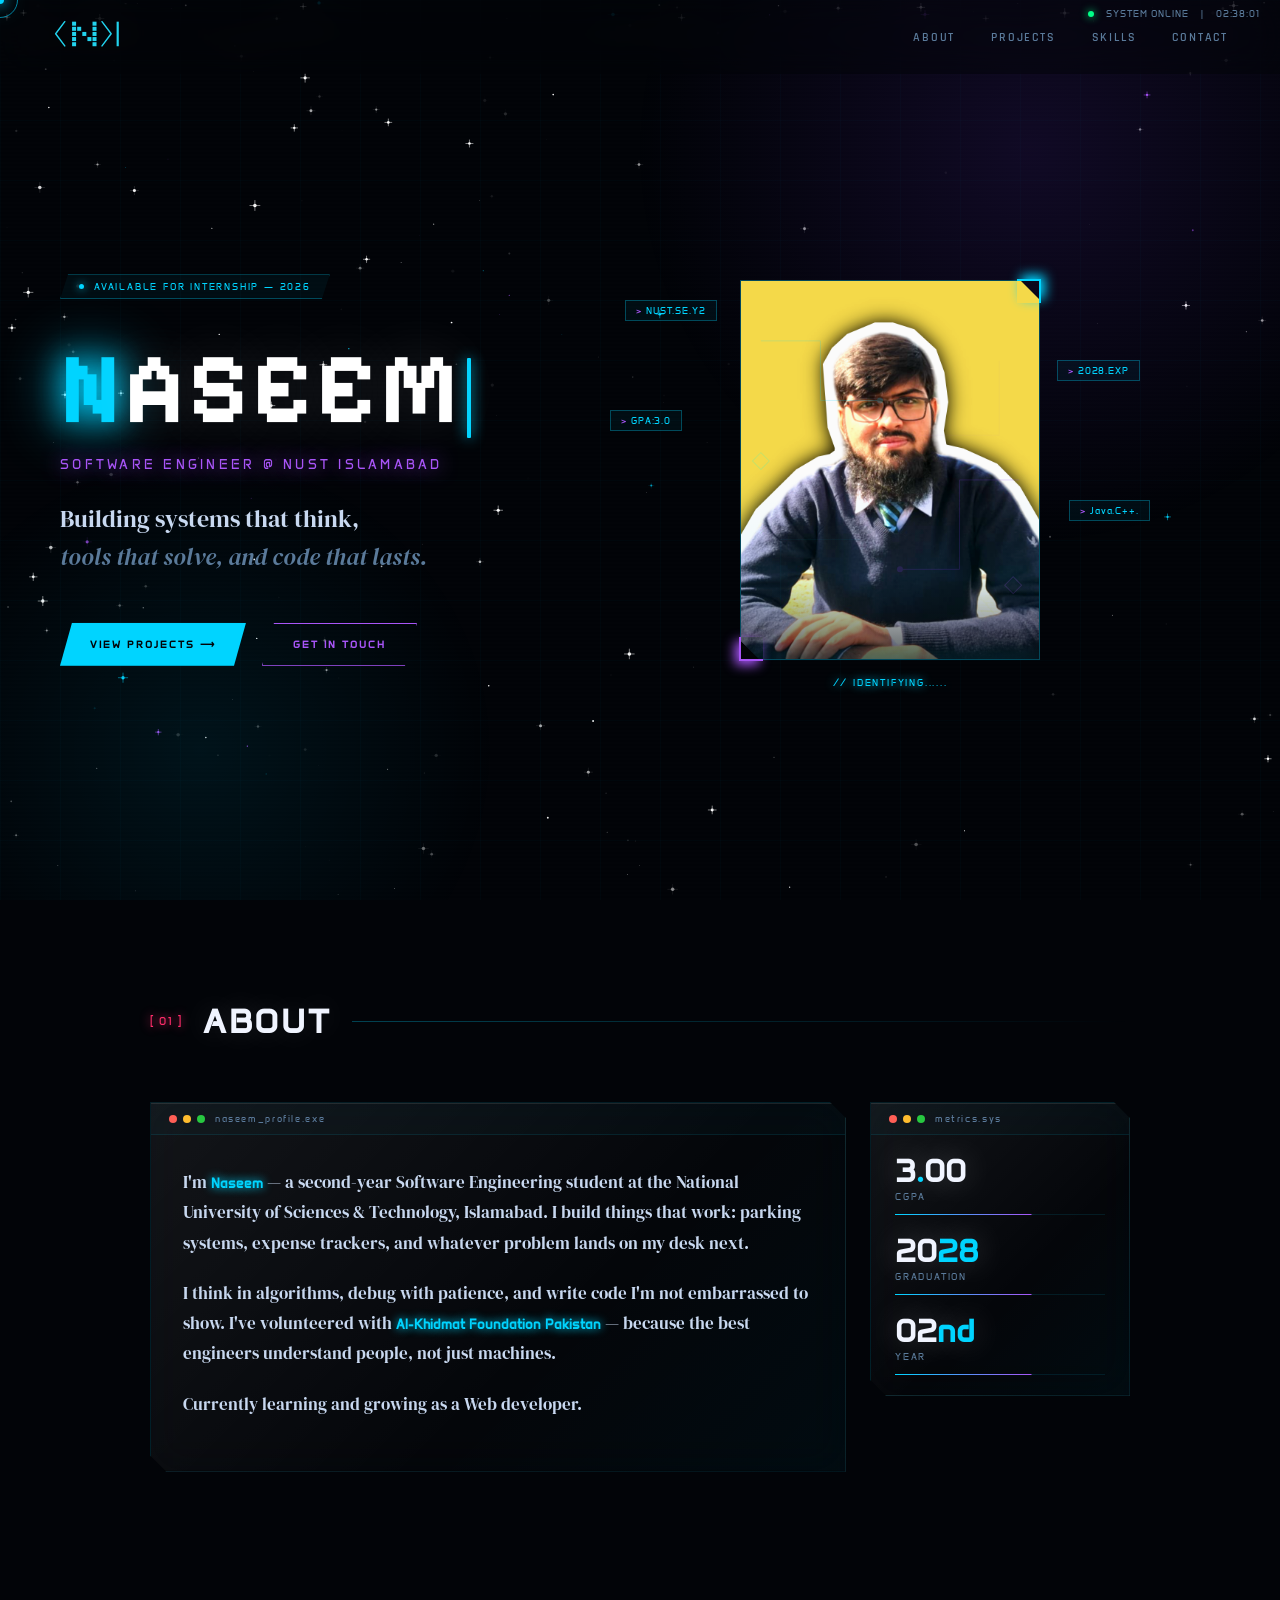
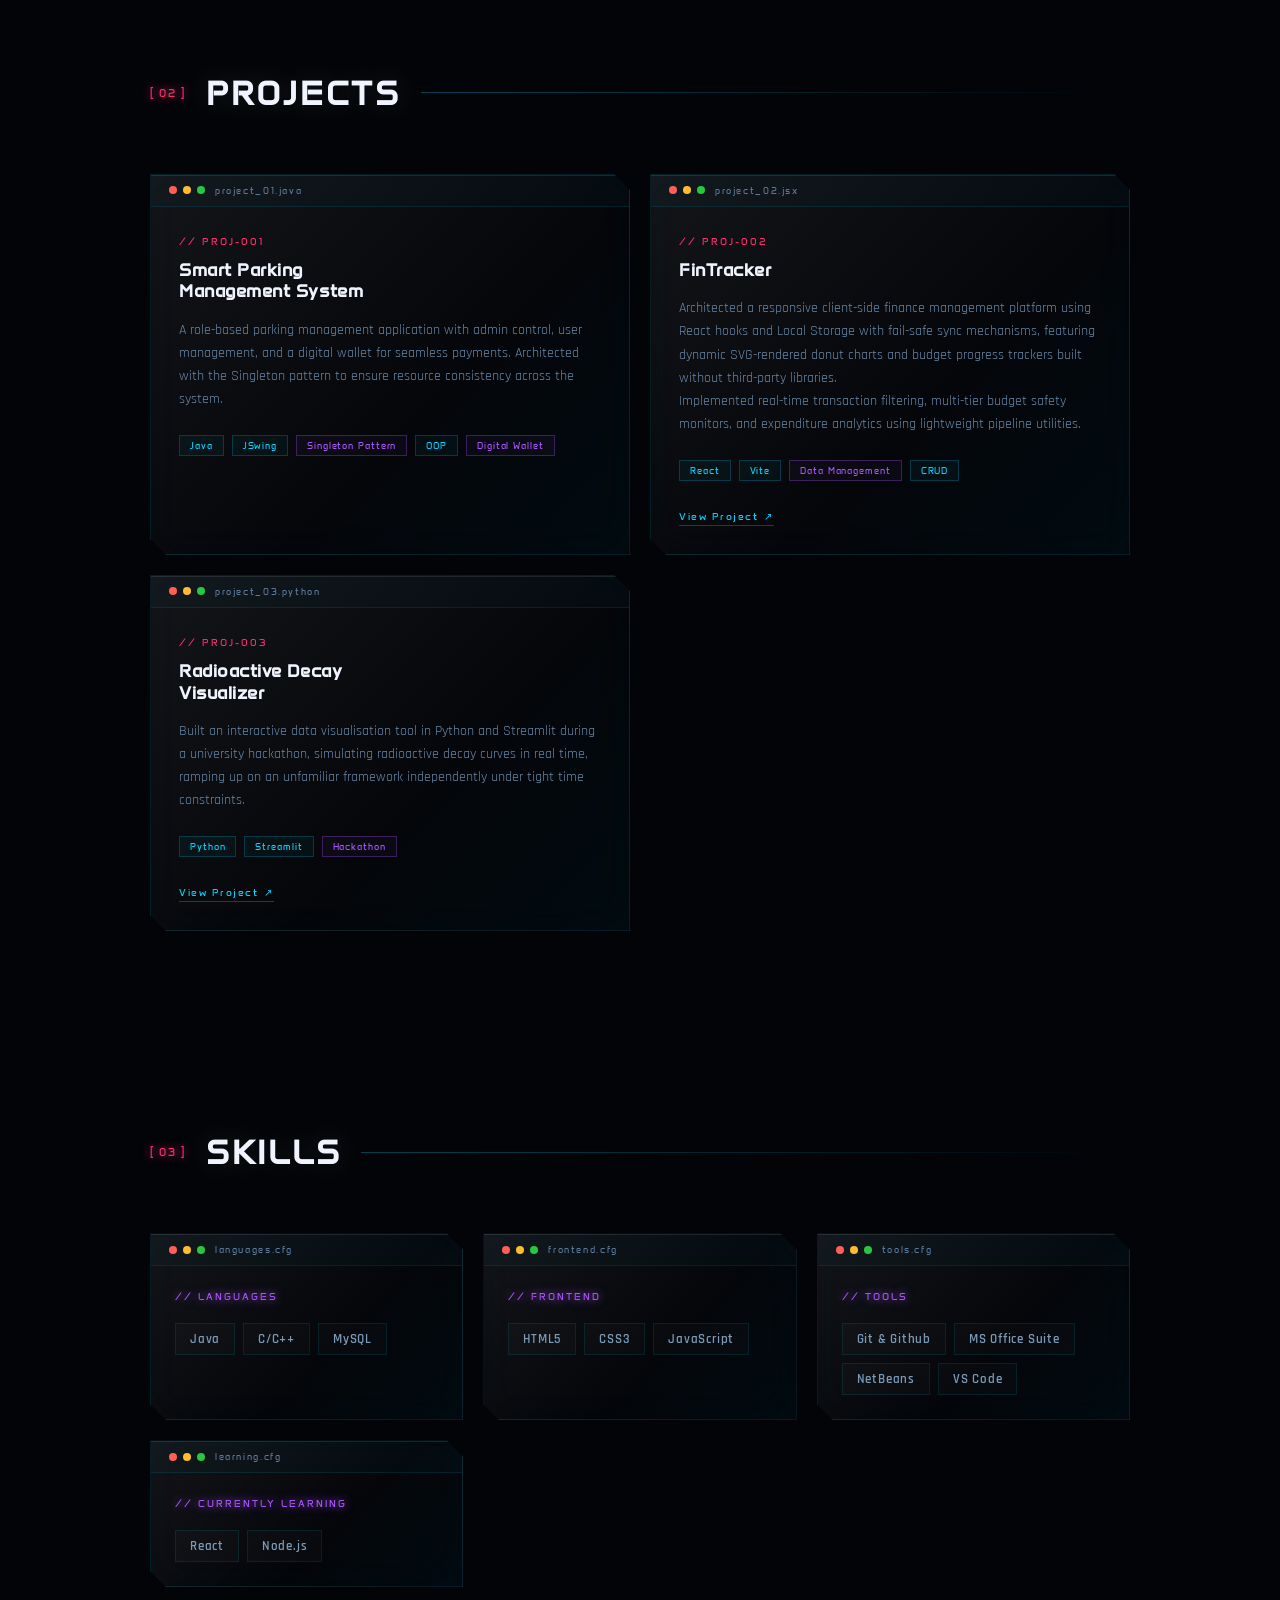
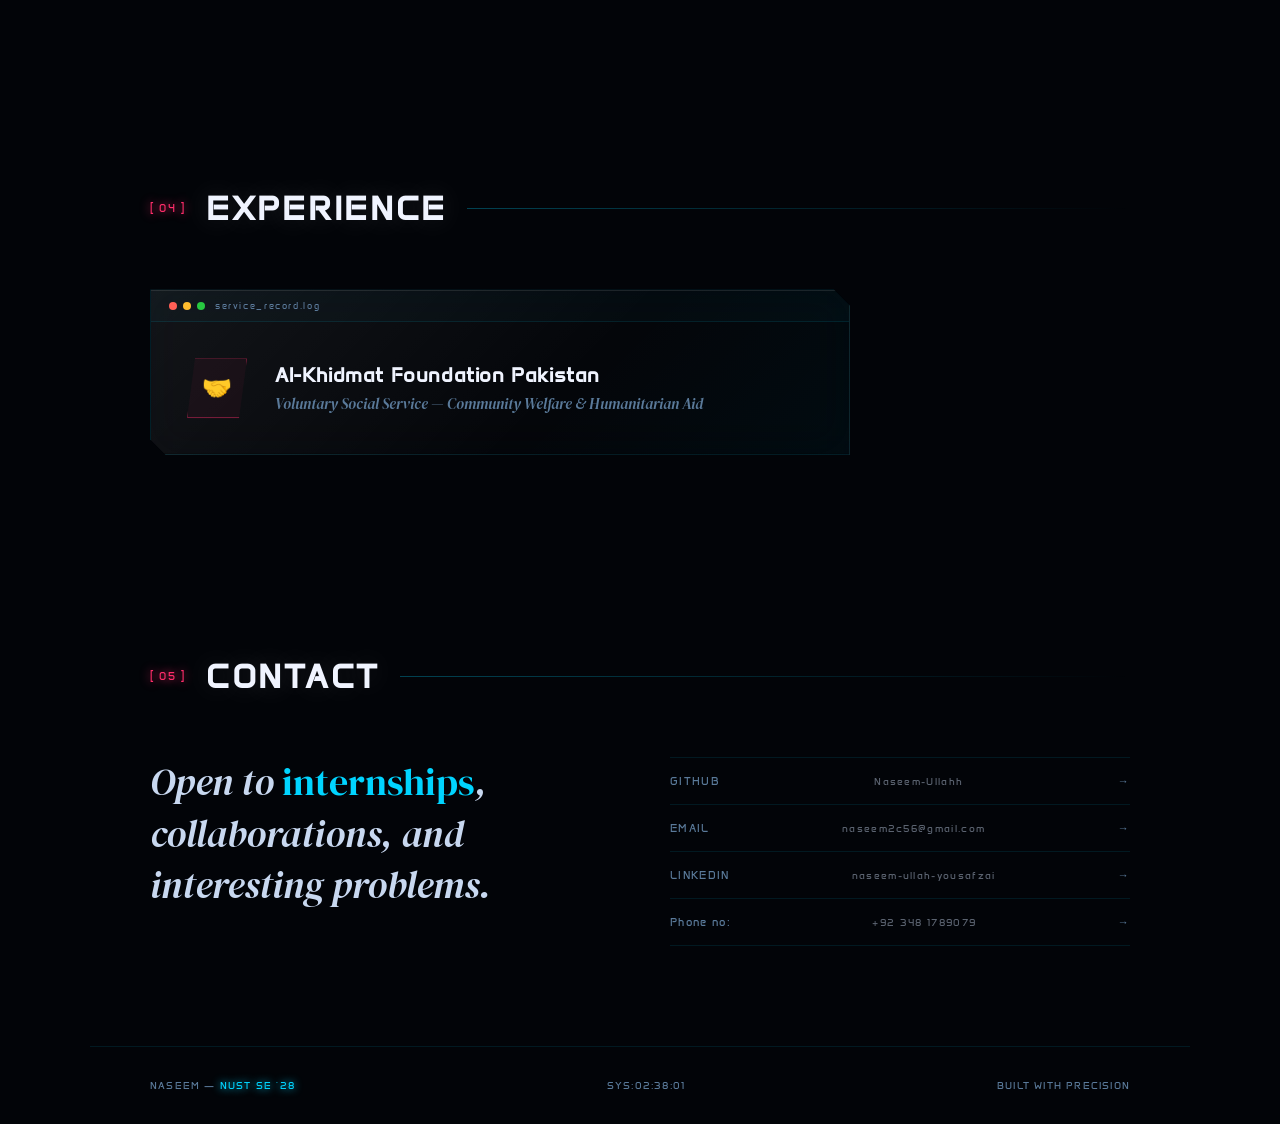
<file: index.html>
<!DOCTYPE html>
<html lang="en">
<head>
    <meta charset="UTF-8">
    <meta name="viewport" content="width=device-width, initial-scale=1.0">
    <title>NASEEM — SE@NUST</title>
    
    <link rel="preconnect" href="https://fonts.googleapis.com">
    <link rel="preconnect" href="https://fonts.gstatic.com" crossorigin>
    <link href="https://fonts.googleapis.com/css2?family=Anta&family=Goldman:wght@400;700&family=Megrim&family=Pixelify+Sans:wght@400..700&family=Rubik+Broken+Fax&family=Rubik+Doodle+Triangles&display=swap" rel="stylesheet">

    <link href="https://fonts.googleapis.com/css2?family=DM+Serif+Display&family=Pixelify+Sans:wght@400..700&family=Rajdhani:wght@300;400;500;600;700&family=Rubik+Doodle+Triangles&display=swap" rel="stylesheet">
    <link rel="stylesheet" href="style.css">
    <link rel="icon" type="image/svg+xml" href="/favicon-icon.svg">
</head>
<body>
    <!--______________________________HEADER SECTION_________________________-->
    <header>
        <div id="cur-dot"></div>
        <div id="cur-ring"></div>
        <canvas id="starfield"></canvas>
        <div class="grid-overlay"></div>
        <div class="scanlines"></div>

        <div class="status-bar">
            <div class="status-dot"></div>
            <span>SYSTEM ONLINE</span>
            <span>|</span>
            <span id="clock">00:00:00</span>
        </div>

        <nav id="navbar">
            <a href="#hero" class="nav-logo" ><img src="/nav-logo.svg" alt="<-NsM->" height="33px"></a>
            <ul class="nav-links">
                <li><a href="#about">About</a></li>
                <li><a href="#projects">Projects</a></li>
                <li><a href="#skills">Skills</a></li>
                <li><a href="#contact">Contact</a></li>
                
            </ul>
        </nav>
    </header>

     <!--___________________________MAIN SECTION______________________________-->
    <main>
        <!--=============== (HERO SECTION) =================-->
        <section id="hero">
            <div class="hero-bg-glow"></div>
            <div class="hero-bg-glow2"></div>
            <div class="hero-content">
                <div class="hero-badge"><div class="badge-dot"></div>AVAILABLE FOR INTERNSHIP — 2026</div>
                <h1 class="hero-name" id="hero-name" aria-label="NASEEM"></h1>
                <p class="hero-sub">SOFTWARE ENGINEER @ NUST ISLAMABAD</p>
                <p class="hero-tagline"><em>Building systems that think,</em><br>tools that solve, and code that lasts.</p>
                <div class="hero-cta">
                    <a href="#projects" class="btn-p">View Projects ⟶</a>
                    <a href="#contact" class="btn-o">Get in Touch</a>
                </div>
            </div>
            <div class="hero-visual">
                <div class="avatar-frame">
                    <div class="avatar-holo">
                        <img src="picofme.png" alt="Naseem" class="av-photo"/>
                        <div class="av-overlay"></div>
                        <div class="av-scan"></div>
                        <svg class="circuit-svg" viewBox="0 0 300 380" xmlns="http://www.w3.org/2000/svg">
                            <path d="M20 60 L80 60 L80 120 L140 120" stroke="#00d4ff" stroke-width="1" fill="none"/>
                            <circle cx="140" cy="120" r="3" fill="#00d4ff"/>
                            <path d="M280 200 L220 200 L220 290 L160 290" stroke="#7c3aed" stroke-width="1" fill="none"/>
                            <circle cx="160" cy="290" r="3" fill="#7c3aed"/>
                            <path d="M40 330 L40 260 L120 260" stroke="#00d4ff" stroke-width="0.5" fill="none" opacity="0.4"/>
                            <path d="M260 80 L260 155 L180 155" stroke="#a855f7" stroke-width="0.5" fill="none" opacity="0.4"/>
                            <rect x="14" y="175" width="12" height="12" fill="none" stroke="#00ffea" stroke-width="1" transform="rotate(45 20 181)"/>
                            <rect x="268" y="300" width="12" height="12" fill="none" stroke="#a855f7" stroke-width="1" transform="rotate(45 274 306)"/>
                        </svg>
                    </div>
                    <div class="av-label"> // IDENTIFYING......</div>
                    <div class="ft ft1">NUST.SE.Y2</div>
                    <div class="ft ft2">GPA:3.0</div>
                    <div class="ft ft3">Java.C++.</div>
                
                    <div class="ft ft4">2028.EXP</div>
                </div>
            </div>
        </section>

        <!--=================ABOUT SECTION=====================-->
        <section id="about">
            <div class="sw">
                <div class="sec-hdr reveal"><span class="sec-num">[ 01 ]</span><h2 class="sec-title">ABOUT</h2><div class="sec-line"></div></div>
                <div class="about-grid">
                    <div class="fp reveal">
                        <div class="ptbar"><div class="pdots"><div class="pd r"></div><div class="pd y"></div><div class="pd g"></div></div><span class="ptitle">naseem_profile.exe</span></div>
                        <div class="about-text">
                            <p>I'm <strong>Naseem</strong> — a second-year Software Engineering student at the National University of Sciences & Technology, Islamabad. I build things that work: parking systems, expense trackers, and whatever problem lands on my desk next.</p>
                            <p>I think in algorithms, debug with patience, and write code I'm not embarrassed to show. I've volunteered with <strong>Al-Khidmat Foundation Pakistan</strong> — because the best engineers understand people, not just machines.</p>
                            <p>Currently learning and growing as a Web developer.</p>
                        </div>
                    </div>
                    <div class="about-right">
                        <div class="fp reveal">
                            <div class="ptbar"><div class="pdots"><div class="pd r"></div><div class="pd y"></div><div class="pd g"></div></div><span class="ptitle">metrics.sys</span></div>
                            <div class="stat-body">
                                <div><div class="sval">3<span class="hi">.</span>00</div><div class="slbl">CGPA</div><div class="sbar"></div></div>
                                <div><div class="sval">20<span class="hi">28</span></div><div class="slbl">GRADUATION</div><div class="sbar"></div></div>
                                <div><div class="sval">02<span class="hi">nd</span></div><div class="slbl">YEAR</div><div class="sbar"></div></div>
                            </div>
                        </div>
                    </div>
                </div>
            </div>
        </section>
        <!--=================PROJECT SECTION==================-->
        <section id="projects">
            <div class="sw">
                <div class="sec-hdr reveal"><span class="sec-num">[ 02 ]</span><h2 class="sec-title">PROJECTS</h2><div class="sec-line"></div></div>
                <div class="proj-grid">

                    <div class="fp reveal">
                        <div class="ptbar"><div class="pdots"><div class="pd r"></div><div class="pd y"></div><div class="pd g"></div></div><span class="ptitle">project_01.java</span></div>
                        <div class="proj-body">
                            <div class="proj-num">// PROJ-001</div>
                            <div class="proj-name">Smart Parking<br>Management System</div>
                            <p class="proj-desc">A role-based parking management application with admin control, user management, and a digital wallet for seamless payments. Architected with the Singleton pattern to ensure resource consistency across the system.</p>
                            <div class="ptags"><span class="ptag">Java</span><span class="ptag">JSwing</span><span class="ptag v">Singleton Pattern</span><span class="ptag">OOP</span><span class="ptag v">Digital Wallet</span></div>
                            <!-- <a href="https://github.com/naseem-ustaaz" target="_blank" class="plink">View Source</a> -->
                        </div>
                    </div>
                    <div class="fp reveal">
                        <div class="ptbar"><div class="pdots"><div class="pd r"></div><div class="pd y"></div><div class="pd g"></div></div><span class="ptitle">project_02.jsx</span></div>
                        <div class="proj-body">
                            <div class="proj-num">// PROJ-002</div>
                            <div class="proj-name">FinTracker</div>
                            <p class="proj-desc"> Architected a responsive client-side finance management platform using React hooks and Local Storage with fail-safe sync mechanisms, featuring dynamic SVG-rendered donut charts and budget progress trackers built without third-party libraries.<br>Implemented real-time transaction filtering, multi-tier budget safety monitors, and expenditure analytics using lightweight pipeline utilities.</p>
                            <div class="ptags"><span class="ptag">React</span><span class="ptag">Vite</span><span class="ptag v">Data Management</span><span class="ptag">CRUD</span></div>
                            <a href="https://fintrack-lac-six.vercel.app/" target="_blank" class="plink">View Project</a>
                        </div>
                    </div>
                    <div class="fp reveal">
                        <div class="ptbar"><div class="pdots"><div class="pd r"></div><div class="pd y"></div><div class="pd g"></div></div><span class="ptitle">project_03.python</span></div>
                        <div class="proj-body">
                            <div class="proj-num">// PROJ-003</div>
                            <div class="proj-name">Radioactive Decay<br>Visualizer</div>
                            <p class="proj-desc">Built an interactive data visualisation tool in Python and Streamlit during a university hackathon, simulating radioactive decay curves in real time, ramping up on an unfamiliar framework independently under tight time constraints.</p>
                            <div class="ptags"><span class="ptag">Python</span><span class="ptag">Streamlit</span><span class="ptag v">Hackathon</span></div>
                            <a href="https://radioactive-decay-visualizer-rgh9bzauojo86crkgqxknb.streamlit.app/#decay-probability-p-0-129449" target="_blank" class="plink">View Project</a>
                        </div>
                    </div>

                </div>
            </div>
        </section>

        <!--===============SKILL SECTION==================-->
        <section id="skills">
            <div class="sw">
                <div class="sec-hdr reveal"><span class="sec-num">[ 03 ]</span><h2 class="sec-title">SKILLS</h2><div class="sec-line"></div></div>
                <div class="skills-grid">
                    <div class="fp reveal">
                        <div class="ptbar"><div class="pdots"><div class="pd r"></div><div class="pd y"></div><div class="pd g"></div></div><span class="ptitle">languages.cfg</span></div>
                        <div class="sk-body"><div class="sk-cat">// LANGUAGES</div><div class="sk-items"><span class="si">Java</span><span class="si">C/C++</span><span class="si">MySQL</span></div></div>
                    </div>
                    <div class="fp reveal">
                        <div class="ptbar"><div class="pdots"><div class="pd r"></div><div class="pd y"></div><div class="pd g"></div></div><span class="ptitle">frontend.cfg</span></div>
                        <div class="sk-body"><div class="sk-cat">// FRONTEND</div><div class="sk-items"><span class="si">HTML5</span><span class="si">CSS3</span><span class="si">JavaScript</span></div></div>
                    </div>
                    <div class="fp reveal">
                        <div class="ptbar"><div class="pdots"><div class="pd r"></div><div class="pd y"></div><div class="pd g"></div></div><span class="ptitle">tools.cfg</span></div>
                        <div class="sk-body"><div class="sk-cat">// TOOLS</div><div class="sk-items"><span class="si">Git & Github</span><span class="si">MS Office Suite</span><span class="si">NetBeans</span><span class="si">VS Code</span></div></div>
                    </div>
                    <div class="fp reveal">
                        <div class="ptbar"><div class="pdots"><div class="pd r"></div><div class="pd y"></div><div class="pd g"></div></div><span class="ptitle">learning.cfg</span></div>
                        <div class="sk-body"><div class="sk-cat">// CURRENTLY LEARNING</div><div class="sk-items"><span class="si">React</span><span class="si">Node.js</span></div></div>
                    </div>

                </div>
            </div>
        </section>

        <!--================VOLUME SECTION=====================-->
        <section id="vol">
            <div class="sw">
                <div class="sec-hdr reveal"><span class="sec-num">[ 04 ]</span><h2 class="sec-title">EXPERIENCE</h2><div class="sec-line"></div></div>
                <div class="fp reveal" style="max-width:700px;">
                    <div class="ptbar"><div class="pdots"><div class="pd r"></div><div class="pd y"></div><div class="pd g"></div></div><span class="ptitle">service_record.log</span></div>
                    <div class="vol-body">
                        <div class="vol-icon">🤝</div>
                        <div><div class="vol-org">Al-Khidmat Foundation Pakistan</div><div class="vol-role">Voluntary Social Service — Community Welfare & Humanitarian Aid</div></div>
                    </div>
                </div>
            </div>
        </section>

        <!--========================= (CONTACT SECTION) =======================-->
        <section id="contact">
            <div class="sw">
                <div class="sec-hdr reveal"><span class="sec-num">[ 05 ]</span><h2 class="sec-title">CONTACT</h2><div class="sec-line"></div></div>
                <div class="contact-grid">
                    <div class="reveal">
                        <p class="contact-hl">Open to <span>internships</span>,<br>collaborations, and<br>interesting problems.</p>
                    </div>
                    <div class="reveal">
                        <a class="ci" href="https://github.com/Naseem-Ullahh" target="_blank"><span>GITHUB</span><span class="cv">Naseem-Ullahh</span><span class="ca">→</span></a>
                        <a class="ci" href="mailto:naseem2c56@gmail.com"><span>EMAIL</span><span class="cv">naseem2c56@gmail.com</span><span class="ca">→</span></a>
                        <a class="ci" href="https://www.linkedin.com/in/naseem-ullah-yousafzai/" target="_blank"><span>LINKEDIN</span><span class="cv">naseem-ullah-yousafzai</span><span class="ca">→</span></a>
                        <a class="ci" href="tel:+923481789079"><span>Phone no: </span><span class="cv">+92 348 1789079</span><span class="ca">→</span></a>
                    </div>
                </div>
            </div>
        </section>
    </main>

    <footer>
        <span>NASEEM — <span class="fa">NUST SE '28</span></span>
        <span id="ftime">SYS:ONLINE</span>
        <span>BUILT WITH PRECISION</span>
    </footer>

    <script src="script.js"></script>
</body>
</html>
</file>
<file: style.css>
:root {
    --black: #020408;
    --deep: #050c14;
    --panel: rgba(6, 16, 28, 0.82);
    --white: #f0f4ff;
    --spark: #ffffff;
    --cyan: #00d4ff;
    --cyan2: #00ffea;
    --violet: #7c3aed;
    --violet2: #a855f7;
    --rose: #ff2d6b;
    --gold: #ffd700;
    --border-glow: rgba(0, 212, 255, 0.3);
    --border-faint: rgba(0, 212, 255, 0.1);
    --text: #c8d8f0;
    --text-dim: #5a7a9a;
    --orb: "Anta", sans-serif;
    --raj: "Rajdhani", sans-serif;
    --serif: "DM Serif Display", serif;
  }
  

  .megrim-regular {
    font-family: "Megrim", system-ui;
    font-weight: 400;
    font-style: normal;
  }
  
   
  *, *::before, *::after {
    margin: 0;
    padding: 0;
    box-sizing: border-box;
  }
  
  html {
    scroll-behavior: smooth;
  }
  
  body {
    background: var(--black);
    color: var(--text);
    font-family: var(--raj);
    overflow-x: hidden;
    cursor: none;
    min-height: 100vh;
  }
  
  ::selection {
    background: var(--cyan);
    color: var(--black);
  }
  
  /* --- CURSOR --- */
  #cur-dot {
    position: fixed;
    z-index: 9999;
    width: 8px;
    height: 8px;
    background: var(--cyan);
    border-radius: 50%;
    pointer-events: none;
    transform: translate(-50%, -50%);
    box-shadow: 0 0 12px var(--cyan), 0 0 24px var(--cyan);
    transition: transform 0.05s;
  }
  
  #cur-ring {
    position: fixed;
    z-index: 9998;
    width: 36px;
    height: 36px;
    border: 1px solid rgba(0, 212, 255, 0.6);
    border-radius: 50%;
    pointer-events: none;
    transform: translate(-50%, -50%);
    transition: all 0.13s ease;
  }
  
  #cur-ring.big {
    width: 60px;
    height: 60px;
    border-color: var(--violet2);
  }
  
  /* --- BACKGROUND FX --- */
  #starfield {
    position: fixed;
    inset: 0;
    z-index: 0;
    pointer-events: none;
  }
  
  .grid-overlay {
    position: fixed;
    inset: 0;
    z-index: 1;
    pointer-events: none;
    background-image: linear-gradient(rgba(0, 212, 255, 0.025) 1px, transparent 1px), 
                      linear-gradient(90deg, rgba(0, 212, 255, 0.025) 1px, transparent 1px);
    background-size: 60px 60px;
  }
  
  .scanlines {
    position: fixed;
    inset: 0;
    z-index: 2;
    pointer-events: none;
    background: repeating-linear-gradient(0deg, transparent, transparent 2px, rgba(0, 0, 0, 0.06) 2px, rgba(0, 0, 0, 0.06) 4px);
  }
  
  /* --- STATUS BAR --- */
  .status-bar {
    position: fixed;
    top: 0;
    right: 0;
    z-index: 501;
    display: flex;
    align-items: center;
    gap: 12px;
    padding: 8px 20px;
    font-family: var(--orb);
    font-size: 9px;
    color: var(--text-dim);
    letter-spacing: 0.1em;
    pointer-events: none;
  }
  
  .status-dot {
    width: 6px;
    height: 6px;
    border-radius: 50%;
    background: #00ff88;
    box-shadow: 0 0 8px #00ff88;
    animation: pulse-g 2s ease-in-out infinite;
  }
  
  @keyframes pulse-g {
    0%, 100% { opacity: 1; }
    50% { opacity: 0.4; }
  }
  
  /* --- NAVIGATION --- */
  nav {
    position: fixed;
    top: 0;
    left: 0;
    right: 0;
    z-index: 500;
    display: flex;
    align-items: center;
    justify-content: space-between;
    padding: 18px 52px;
    background: rgba(2, 4, 8, 0.5);
    backdrop-filter: blur(20px);
    border-bottom: 1px solid transparent;
    transition: all 0.3s;
  }
  
  nav.scrolled {
    padding: 12px 52px;
    border-color: var(--border-faint);
    background: rgba(2, 4, 8, 0.88);
  }
  
  .nav-logo {
    font-family: "Megrim", system-ui;
    font-size: 14px;
    font-weight: 700;
    color: var(--cyan);
    text-decoration: none;
    letter-spacing: 0.2em;
    text-shadow: 0 0 20px var(--cyan);
    cursor: none;
  }
  
  .nav-links {
    display: flex;
    gap: 36px;
    list-style: none;
  }
  
  .nav-links a {
    font-family: var(--raj);
    font-size: 12px;
    font-weight: 600;
    letter-spacing: 0.15em;
    text-transform: uppercase;
    color: var(--text-dim);
    text-decoration: none;
    transition: color 0.2s, text-shadow 0.2s;
    cursor: none;
  }
  
  .nav-links a:hover {
    color: var(--cyan);
    text-shadow: 0 0 16px var(--cyan);
  }
  
  main {
    position: relative;
    z-index: 10;
  }
  
  /* --- HERO SECTION --- */
  #hero {
    min-height: 100vh;
    display: flex;
    align-items: center;
    padding: 100px 60px 60px;
    position: relative;
    overflow: hidden;
    gap: 60px;
  }
  
  .hero-bg-glow {
    position: absolute;
    width: 800px;
    height: 800px;
    border-radius: 50%;
    background: radial-gradient(circle, rgba(124, 58, 237, 0.13) 0%, transparent 70%);
    top: -250px;
    right: -150px;
    pointer-events: none;
    animation: gdrift 8s ease-in-out infinite alternate;
  }
  
  .hero-bg-glow2 {
    position: absolute;
    width: 600px;
    height: 600px;
    border-radius: 50%;
    background: radial-gradient(circle, rgba(0, 212, 255, 0.08) 0%, transparent 70%);
    bottom: -150px;
    left: -100px;
    pointer-events: none;
    animation: gdrift 11s ease-in-out infinite alternate-reverse;
  }
  
  @keyframes gdrift {
    0% { transform: translate(0, 0); }
    100% { transform: translate(30px, -40px); }
  }
  
  .hero-content {
    flex: 1;
    max-width: 620px;
    position: relative;
    z-index: 2;
  }
  
  .hero-badge {
    display: inline-flex;
    align-items: center;
    gap: 10px;
    border: 1px solid var(--border-glow);
    padding: 6px 18px;
    margin-bottom: 40px;
    font-family: var(--orb);
    font-size: 9px;
    letter-spacing: 0.2em;
    color: var(--cyan);
    background: rgba(0, 212, 255, 0.05);
    clip-path: polygon(8px 0%, 100% 0%, calc(100% - 8px) 100%, 0% 100%);
    opacity: 0;
    animation: fadeSlide 0.6s ease 0.3s forwards;
  }
  
  .badge-dot {
    width: 5px;
    height: 5px;
    background: var(--cyan);
    border-radius: 50%;
    box-shadow: 0 0 8px var(--cyan);
    animation: pulse-g 1.5s infinite;
  }
  
  .hero-name {
    font-family: "Pixelify Sans" , system-ui;
    font-size: clamp(56px, 9vw, 100px);
    font-weight: 400px;
    letter-spacing: 0.04em;
    line-height: 1;
    margin-bottom: 18px;
    color: var(--spark);
    text-shadow: 0 0 60px rgba(255, 255, 255, 0.15);
  }
  
  .hero-name .char {
    display: inline-block;
    opacity: 0;
    transform: translateY(70px) rotateX(-90deg);
    animation: charIn 0.55s cubic-bezier(0.16, 1, 0.3, 1) forwards;
  }
  
  @keyframes charIn {
    to { opacity: 1; transform: translateY(0) rotateX(0); }
  }
  
  .hero-name .ac {
    color: var(--cyan);
    text-shadow: 0 0 30px var(--cyan), 0 0 60px var(--cyan);
  }
  
  .blink-cur {
    display: inline-block;
    width: 4px;
    height: 0.8em;
    background: var(--cyan);
    vertical-align: middle;
    margin-left: 5px;
    box-shadow: 0 0 14px var(--cyan);
    border-radius: 1px;
  }
  
  @keyframes blink {
    0%, 100% { opacity: 1; }
    50% { opacity: 0; }
  }
  
  .hero-sub {
    font-family: var(--orb);
    font-size: 13px;
    font-weight: 400;
    letter-spacing: 0.25em;
    color: var(--violet2);
    margin-bottom: 28px;
    text-shadow: 0 0 20px var(--violet2);
    opacity: 0;
    animation: fadeSlide 0.6s ease 1.1s forwards;
  }
  
  .hero-tagline {
    font-family: var(--serif);
    font-style: italic;
    font-size: clamp(17px, 2.2vw, 24px);
    color: var(--text-dim);
    line-height: 1.55;
    margin-bottom: 48px;
    opacity: 0;
    animation: fadeSlide 0.6s ease 1.3s forwards;
  }
  
  .hero-tagline em {
    color: var(--text);
    font-style: normal;
  }
  
  .hero-cta {
    display: flex;
    gap: 16px;
    flex-wrap: wrap;
    opacity: 0;
    animation: fadeSlide 0.6s ease 1.5s forwards;
  }
  
  .btn-p {
    display: inline-flex;
    align-items: center;
    gap: 10px;
    font-family: var(--orb);
    font-size: 10px;
    font-weight: 700;
    letter-spacing: 0.2em;
    text-transform: uppercase;
    text-decoration: none;
    color: var(--black);
    background: var(--cyan);
    padding: 14px 30px;
    clip-path: polygon(12px 0%, 100% 0%, calc(100% - 12px) 100%, 0% 100%);
    transition: box-shadow 0.3s, transform 0.2s;
    cursor: none;
    box-shadow: 0 0 30px rgba(0, 212, 255, 0.4);
  }
  
  .btn-p:hover {
    box-shadow: 0 0 60px rgba(0, 212, 255, 0.7);
    transform: translateY(-2px);
  }
  
  .btn-o {
    display: inline-flex;
    align-items: center;
    gap: 10px;
    font-family: var(--orb);
    font-size: 10px;
    font-weight: 700;
    letter-spacing: 0.2em;
    text-transform: uppercase;
    text-decoration: none;
    color: var(--violet2);
    border: 1px solid var(--violet2);
    padding: 14px 30px;
    clip-path: polygon(12px 0%, 100% 0%, calc(100% - 12px) 100%, 0% 100%);
    transition: all 0.3s;
    cursor: none;
  }
  
  .btn-o:hover {
    background: rgba(168, 85, 247, 0.1);
    box-shadow: 0 0 30px rgba(168, 85, 247, 0.3);
  }
  
  /* --- HERO VISUAL / AVATAR --- */
  .hero-visual {
    flex-shrink: 0;
    position: relative;
    z-index: 2;
    opacity: 0;
    animation: fadeSlide 0.8s ease 0.8s forwards;
  }
  
  .avatar-frame {
    position: relative;
    width: 300px;
    height: 380px;
  }
  
  .avatar-holo {
    width: 100%;
    height: 100%;
    border: 1px solid rgba(0, 212, 255, 0.3);
    position: relative;
    overflow: hidden;
    clip-path: polygon(0 0, calc(100% - 20px) 0, 100% 20px, 100% 100%, 20px 100%, 0 calc(100% - 20px));
    background: #050c14;
  }
  
  .av-photo {
    width: 100%;
    height: 100%;
    object-fit: cover;
    object-position: center top;
    display: block;
    filter: brightness(0.95) contrast(1.08);
  }
  
  .av-overlay {
    position: absolute;
    inset: 0;
    background: linear-gradient(180deg, transparent 50%, rgba(0, 212, 255, 0.06) 78%, rgba(2, 4, 8, 0.65) 100%);
    pointer-events: none;
    z-index: 2;
  }
  
  .av-scan {
    position: absolute;
    left: 0;
    right: 0;
    height: 2px;
    background: linear-gradient(90deg, transparent, var(--cyan), transparent);
    box-shadow: 0 0 20px var(--cyan);
    animation: scan 3s linear infinite;
    pointer-events: none;
    z-index: 4;
  }
  
  @keyframes scan {
    0% { top: -2px; }
    100% { top: 100%; }
  }
  
  .circuit-svg {
    position: absolute;
    inset: 0;
    width: 100%;
    height: 100%;
    opacity: 0.18;
    pointer-events: none;
    z-index: 3;
  }
  
  .avatar-frame::before, .avatar-frame::after {
    content: "";
    position: absolute;
    width: 24px;
    height: 24px;
    pointer-events: none;
    z-index: 10;
  }
  
  .avatar-frame::before {
    top: -1px;
    right: -1px;
    border-top: 2px solid var(--cyan);
    border-right: 2px solid var(--cyan);
    box-shadow: 4px -4px 12px var(--cyan);
  }
  
  .avatar-frame::after {
    bottom: -1px;
    left: -1px;
    border-bottom: 2px solid var(--violet2);
    border-left: 2px solid var(--violet2);
    box-shadow: -4px 4px 12px var(--violet2);
  }
  
  .av-label {
    position: absolute;
    bottom: -28px;
    left: 0;
    right: 0;
    text-align: center;
    font-family: var(--orb);
    font-size: 9px;
    letter-spacing: 0.2em;
    color: var(--cyan);
    text-shadow: 0 0 10px var(--cyan);
  }
  
  .ft {
    position: absolute;
    font-family: var(--orb);
    font-size: 9px;
    letter-spacing: 0.1em;
    color: var(--cyan);
    border: 1px solid rgba(0, 212, 255, 0.3);
    background: rgba(0, 212, 255, 0.05);
    padding: 4px 10px;
    white-space: nowrap;
    animation: flt 4s ease-in-out infinite;
  }
  
  .ft::before { content: "> "; color: var(--violet2); }
  .ft1 { top: 20px; left: -115px; animation-delay: 0s; }
  .ft2 { top: 130px; left: -130px; animation-delay: 0.9s; }
  .ft3 { top: 220px; right: -110px; animation-delay: 1.8s; }
  .ft4 { top: 80px; right: -100px; animation-delay: 2.7s; }
  
  @keyframes flt {
    0%, 100% { transform: translateY(0); }
    50% { transform: translateY(-8px); }
  }
  
  /* --- REUSABLE SECTIONS --- */
  .sw {
    max-width: 1100px;
    margin: 0 auto;
    padding: 100px 60px;
    position: relative;
    z-index: 10;
  }
  
  .sec-hdr {
    display: flex;
    align-items: center;
    gap: 20px;
    margin-bottom: 60px;
  }
  
  .sec-num {
    font-family: var(--orb);
    font-size: 11px;
    color: var(--rose);
    letter-spacing: 0.15em;
    text-shadow: 0 0 10px var(--rose);
  }
  
  .sec-title {
    font-family: var(--orb);
    font-size: clamp(22px, 3vw, 34px);
    font-weight: 700;
    letter-spacing: 0.08em;
    color: var(--white);
    text-shadow: 0 0 30px rgba(255, 255, 255, 0.15);
  }
  
  .sec-line {
    flex: 1;
    height: 1px;
    background: linear-gradient(90deg, var(--border-glow), transparent);
  }
  
  /* --- FLOATING PANELS --- */
  .fp {
    background: var(--panel);
    border: 1px solid var(--border-faint);
    backdrop-filter: blur(20px);
    position: relative;
    transition: border-color 0.3s, box-shadow 0.3s, transform 0.3s;
    clip-path: polygon(0 0, calc(100% - 16px) 0, 100% 16px, 100% 100%, 16px 100%, 0 calc(100% - 16px));
    background: linear-gradient(135deg, rgba(255,255,255,0.07) 0%, rgba(255,255,255,0.01) 60%, rgba(0,212,255,0.04) 100%);
    box-shadow: inset 0 1px 0 rgba(255,255,255,0.1), inset 0 -1px 0 rgba(0,0,0,0.2);
  }
  
  .fp::before {
    content: "";
    position: absolute;
    top: 0;
    left: 0;
    right: 0;
    height: 1px;
    background: linear-gradient(90deg, transparent, var(--cyan), transparent);
    opacity: 0;
    transition: opacity 0.3s;
  }
  
  .fp:hover {
    border-color: rgba(0, 212, 255, 0.35);
    box-shadow: 0 8px 60px rgba(0, 212, 255, 0.1), 0 0 0 1px rgba(0, 212, 255, 0.12);
    transform: translateY(-4px);
  }
  
  .fp:hover::before { opacity: 1; }
  
  .ptbar {
    display: flex;
    align-items: center;
    gap: 10px;
    padding: 10px 18px;
    border-bottom: 1px solid var(--border-faint);
    background: rgba(0, 212, 255, 0.025);
  }
  
  .pdots { display: flex; gap: 6px; }
  .pd { width: 8px; height: 8px; border-radius: 50%; }
  .r { background: #ff5f56; }
  .y { background: #febc2e; }
  .g { background: #27c840; }
  .ptitle {
    font-family: var(--orb);
    font-size: 9px;
    letter-spacing: 0.18em;
    color: var(--text-dim);
    flex: 1;
  }
  
  /* --- ABOUT --- */
  .about-grid {
    display: grid;
    grid-template-columns: 1fr 260px;
    gap: 24px;
    align-items: start;
  }
  
  .about-text {
    padding: 32px;
    font-family: var(--serif);
    font-size: 17px;
    line-height: 1.78;
    color: var(--text);
  }
  
  .about-text p { margin-bottom: 20px; }
  .about-text strong {
    font-family: var(--orb);
    font-size: 13px;
    color: var(--cyan);
    font-style: normal;
    text-shadow: 0 0 10px var(--cyan);
  }
  
  .about-right { display: flex; flex-direction: column; gap: 16px; }
  .stat-body {
    padding: 20px 24px;
    display: flex;
    flex-direction: column;
    gap: 20px;
  }
  
  .sval {
    font-family: var(--orb);
    font-size: 32px;
    font-weight: 900;
    color: var(--white);
    text-shadow: 0 0 30px rgba(255, 255, 255, 0.25);
    line-height: 1;
  }
  
  .sval .hi { color: var(--cyan); }
  .slbl {
    font-family: var(--orb);
    font-size: 9px;
    letter-spacing: 0.2em;
    color: var(--text-dim);
    text-transform: uppercase;
    margin-top: 4px;
  }
  
  .sbar {
    height: 1px;
    background: var(--border-faint);
    margin-top: 12px;
    position: relative;
    overflow: hidden;
  }
  
  .sbar::after {
    content: "";
    position: absolute;
    inset: 0;
    background: linear-gradient(90deg, var(--cyan), var(--violet2));
    transform: scaleX(0.65);
    transform-origin: left;
    box-shadow: 0 0 8px var(--cyan);
  }
  
  /* --- PROJECTS --- */
  .proj-grid { display: grid; grid-template-columns: repeat(2, 1fr); gap: 20px; }
  .proj-body { padding: 28px; }
  .proj-num {
    font-family: var(--orb);
    font-size: 10px;
    letter-spacing: 0.2em;
    color: var(--rose);
    margin-bottom: 12px;
  }
  
  .proj-name {
    font-family: var(--orb);
    font-size: 18px;
    font-weight: 700;
    color: var(--white);
    letter-spacing: 0.03em;
    margin-bottom: 16px;
    line-height: 1.2;
  }
  
  .proj-desc {
    font-family: var(--raj);
    font-size: 14px;
    font-weight: 400;
    color: #6a8aaa;
    line-height: 1.65;
    margin-bottom: 24px;
  }
  
  .ptags { display: flex; flex-wrap: wrap; gap: 8px; margin-bottom: 24px; }
  .ptag {
    font-family: var(--orb);
    font-size: 9px;
    letter-spacing: 0.1em;
    padding: 4px 10px;
    border: 1px solid rgba(0, 212, 255, 0.2);
    color: var(--cyan);
    background: rgba(0, 212, 255, 0.04);
    transition: all 0.2s;
  }
  
  .ptag:hover { background: rgba(0, 212, 255, 0.12); border-color: var(--cyan); }
  .ptag.v { border-color: rgba(168, 85, 247, 0.3); color: var(--violet2); background: rgba(168, 85, 247, 0.04); }
  .ptag.v:hover { background: rgba(168, 85, 247, 0.12); border-color: var(--violet2); }
  
  .plink {
    display: inline-flex;
    align-items: center;
    gap: 6px;
    font-family: var(--orb);
    font-size: 10px;
    letter-spacing: 0.15em;
    color: var(--cyan);
    text-decoration: none;
    border-bottom: 1px solid rgba(0, 212, 255, 0.3);
    padding-bottom: 2px;
    transition: all 0.2s;
    cursor: none;
  }
  
  .plink:hover { text-shadow: 0 0 12px var(--cyan); border-color: var(--cyan); }
  .plink::after { content: "↗"; }
  
  /* --- SKILLS --- */
  .skills-grid { display: grid; grid-template-columns: repeat(3, 1fr); gap: 20px; }
  .sk-body { padding: 24px; }
  .sk-cat {
    font-family: var(--orb);
    font-size: 10px;
    letter-spacing: 0.2em;
    color: var(--violet2);
    margin-bottom: 20px;
    text-shadow: 0 0 10px var(--violet2);
  }
  
  .sk-items { display: flex; flex-wrap: wrap; gap: 8px; }
  .si {
    font-family: var(--raj);
    font-size: 13px;
    font-weight: 600;
    letter-spacing: 0.06em;
    color: #7a9ab8;
    padding: 7px 14px;
    border: 1px solid var(--border-faint);
    transition: all 0.25s;
    background: rgba(255, 255, 255, 0.015);
    cursor: none;
  }
  
  .si:hover {
    color: var(--white);
    border-color: rgba(0, 212, 255, 0.4);
    background: rgba(0, 212, 255, 0.08);
    box-shadow: 0 0 16px rgba(0, 212, 255, 0.12);
    transform: translateX(4px);
  }
  
  /* --- VOLUNTEERING --- */
  .vol-body { padding: 36px; display: flex; gap: 28px; align-items: center; }
  .vol-icon {
    width: 60px;
    height: 60px;
    flex-shrink: 0;
    border: 1px solid rgba(255, 45, 107, 0.4);
    display: flex;
    align-items: center;
    justify-content: center;
    font-size: 24px;
    background: rgba(255, 45, 107, 0.05);
    box-shadow: 0 0 20px rgba(255, 45, 107, 0.15);
    clip-path: polygon(8px 0%, 100% 0%, calc(100% - 8px) 100%, 0% 100%);
  }
  
  .vol-org { font-family: var(--orb); font-size: 20px; font-weight: 700; color: var(--white); letter-spacing: 0.03em; margin-bottom: 6px; }
  .vol-role { font-family: var(--serif); font-style: italic; font-size: 15px; color: var(--text-dim); }
  
  /* --- CONTACT --- */
  .contact-grid { display: grid; grid-template-columns: 1fr 1fr; gap: 60px; align-items: start; }
  .contact-hl { font-family: var(--serif); font-size: clamp(22px, 3vw, 38px); font-style: italic; color: var(--text); line-height: 1.35; margin-bottom: 32px; }
  .contact-hl span { color: var(--cyan); font-style: normal; }
  
  .ci {
    display: flex;
    align-items: center;
    justify-content: space-between;
    padding: 16px 0;
    border-bottom: 1px solid var(--border-faint);
    text-decoration: none;
    color: var(--text-dim);
    font-family: var(--orb);
    font-size: 11px;
    letter-spacing: 0.12em;
    transition: all 0.25s;
    cursor: none;
  }
  
  .ci:first-child { border-top: 1px solid var(--border-faint); }
  .ci:hover { color: var(--cyan); padding-left: 12px; }
  .ci:hover .ca { color: var(--cyan); text-shadow: 0 0 10px var(--cyan); }
  .cv { color: rgba(200, 216, 240, 0.45); font-size: 10px; }
  .ca { transition: color 0.2s; }
  
  /* --- FOOTER --- */
  footer {
    position: relative;
    z-index: 10;
    border-top: 1px solid var(--border-faint);
    max-width: 1100px;
    margin: 0 auto;
    padding: 32px 60px;
    display: flex;
    justify-content: space-between;
    align-items: center;
    font-family: var(--orb);
    font-size: 10px;
    letter-spacing: 0.12em;
    color: var(--text-dim);
  }
  
  .fa { color: var(--cyan); text-shadow: 0 0 8px var(--cyan); }
  
  /* --- ANIMATIONS --- */
  .reveal {
    opacity: 0;
    transform: translateY(40px);
    transition: opacity 0.8s cubic-bezier(0.16, 1, 0.3, 1), transform 0.8s cubic-bezier(0.16, 1, 0.3, 1);
  }
  
  .reveal.visible { opacity: 1; transform: none; }
  
  @keyframes fadeSlide {
    from { opacity: 0; transform: translateY(20px); }
    to { opacity: 1; transform: translateY(0); }
  }
  
  /* --- RESPONSIVE --- */
  @media (max-width: 900px) {
      #hero { flex-direction: column; padding: 100px 30px 60px; }
      .hero-visual {
        display: block;
        width: min(82vw, 300px);
        margin-top: 28px;
      }
      .avatar-frame {
        width: 100%;
        aspect-ratio: 300 / 380;
        height: auto;
      }
    .about-grid { grid-template-columns: 1fr; }
    .proj-grid { grid-template-columns: 1fr; }
    .skills-grid { grid-template-columns: 1fr 1fr; }
    .contact-grid { grid-template-columns: 1fr; }
    .sw { padding: 80px 30px; }
    nav { padding: 16px 24px; }
    footer { padding: 24px 30px; flex-direction: column; gap: 8px; text-align: center; }
  }
  
  @media (max-width: 600px) {
    .skills-grid { grid-template-columns: 1fr; }
    #cur-dot, #cur-ring { display: none; }
    body { cursor: auto; }
    a, button { cursor: auto; }
  }
</file>
